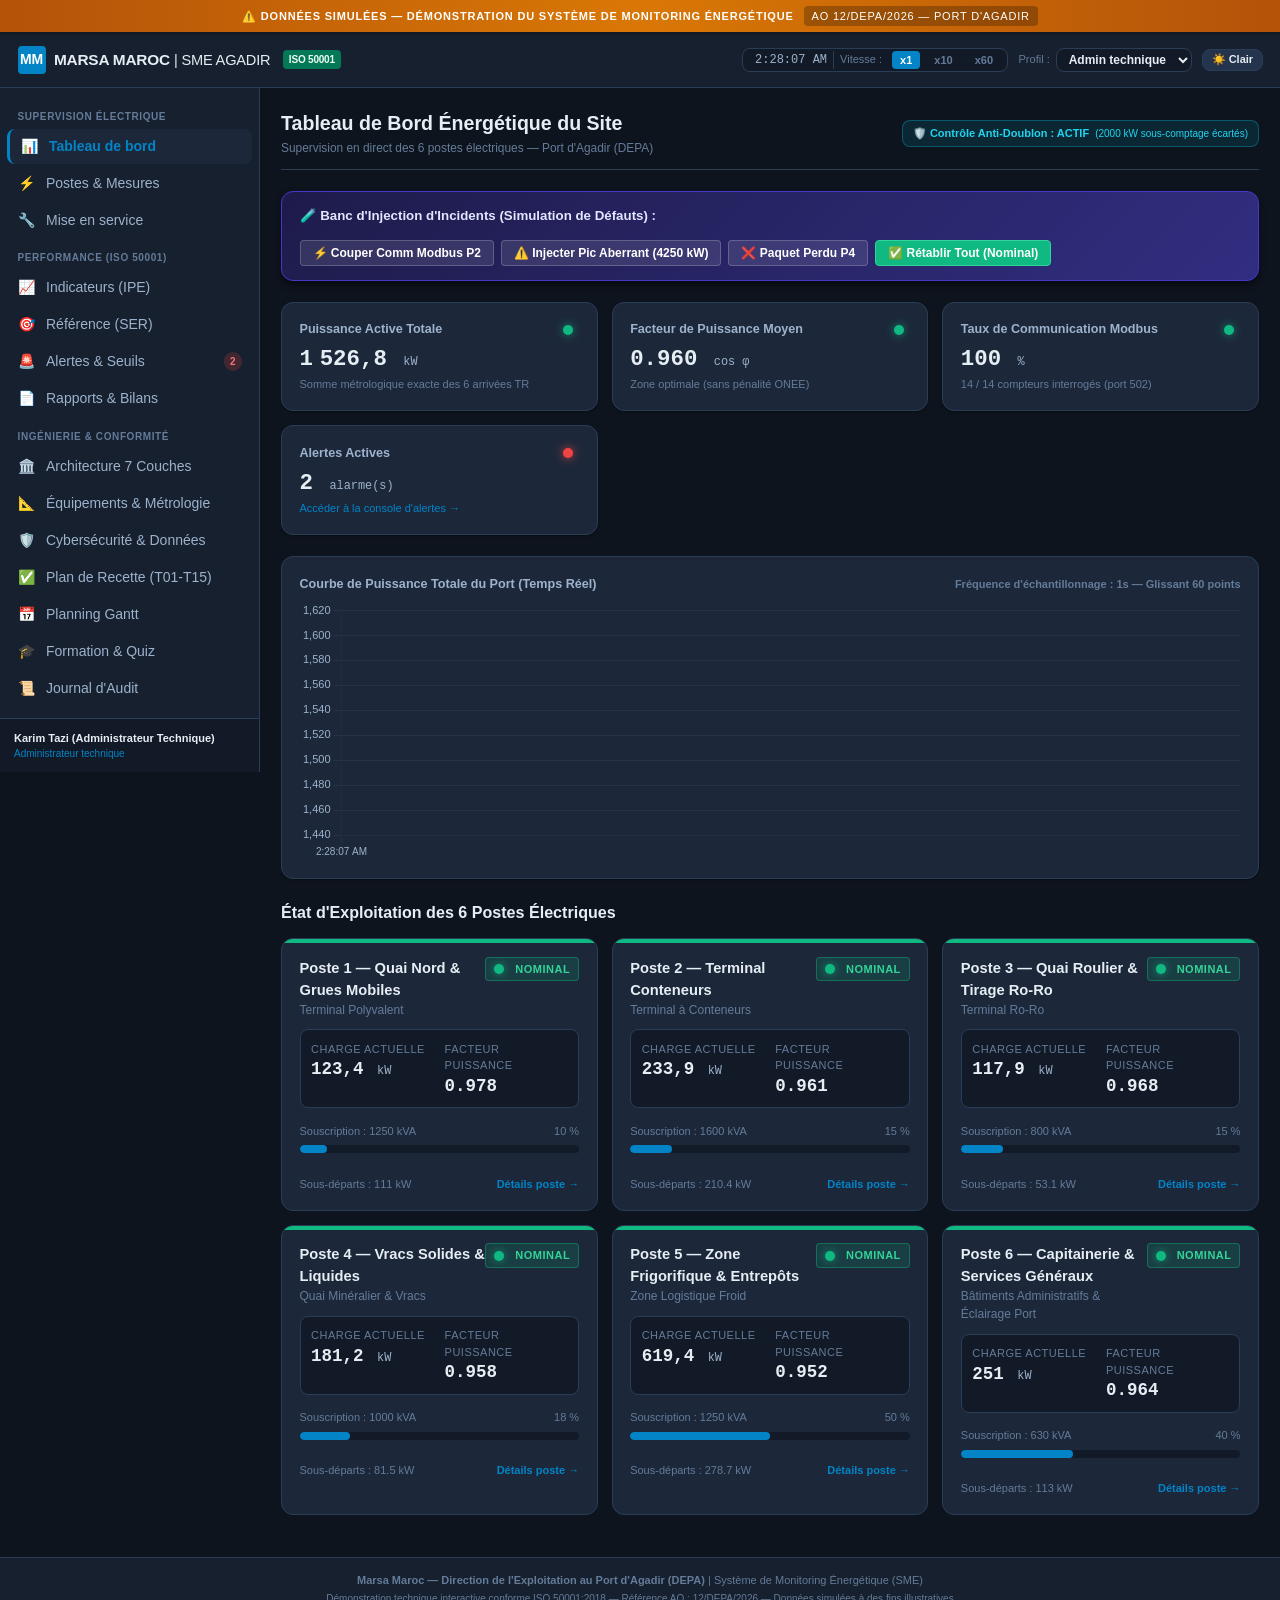
<file: index.html>
<!DOCTYPE html>
<html lang="fr">
<head>
  <meta charset="UTF-8">
  <meta name="viewport" content="width=device-width, initial-scale=1.0">
  <title>SME Marsa Maroc — Supervision Énergétique Port d'Agadir (12/DEPA/2026)</title>
  <meta name="description" content="Système de Monitoring Énergétique (SME) pour les 6 postes électriques du Port d'Agadir. Démonstration interactive ISO 50001.">

  <!-- Feuilles de style locales et chemins relatifs stricts -->
  <link rel="stylesheet" href="./css/main.css">
  <link rel="stylesheet" href="./css/scada-theme.css">
  <link rel="stylesheet" href="./css/components.css">
  <link rel="stylesheet" href="./css/print.css" media="print">

  <!-- Bibliothèque locale Chart.js UMD (0 dépendance CDN) -->
  <script src="./vendor/chart.umd.min.js"></script>
</head>
<body>
  <div id="app">
    <!-- Conteneur barre supérieure & bandeau permanent -->
    <div id="topbar-container"></div>

    <!-- Layout principal : Barre latérale + Zone de contenu -->
    <div class="main-layout">
      <div id="sidebar-container"></div>
      <main class="content-area" id="content-container">
        <!-- Rendu dynamique des vues selon le hash -->
      </main>
    </div>

    <!-- Pied de page officiel -->
    <footer class="app-footer">
      <div>
        <strong>Marsa Maroc — Direction de l'Exploitation au Port d'Agadir (DEPA)</strong> | Système de Monitoring Énergétique (SME)
      </div>
      <div style="margin-top:2px; font-size:10px; color:var(--text-muted);">
        Démonstration technique interactive conforme ISO 50001:2018 — Référence AO : 12/DEPA/2026 — Données simulées à des fins illustratives
      </div>
    </footer>
  </div>

  <!-- Module principal ES6 Vanilla (chemin relatif strict) -->
  <script type="module" src="./js/app.js"></script>
</body>
</html>
</file>
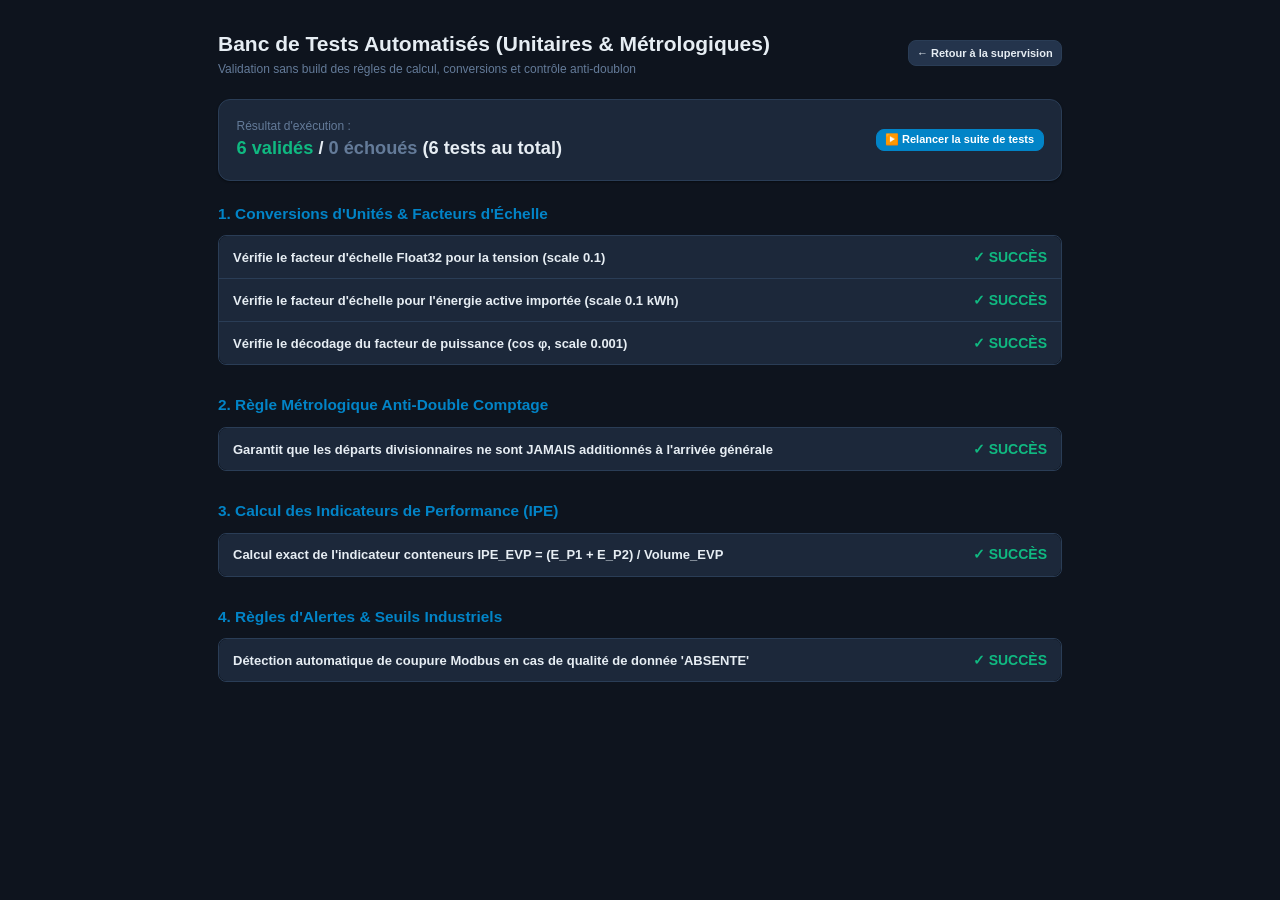
<file: tests.html>
<!DOCTYPE html>
<html lang="fr">
<head>
  <meta charset="UTF-8">
  <meta name="viewport" content="width=device-width, initial-scale=1.0">
  <title>Banc de Tests Automatisés — SME Marsa Maroc (12/DEPA/2026)</title>
  <link rel="stylesheet" href="./css/main.css">
  <link rel="stylesheet" href="./css/scada-theme.css">
  <link rel="stylesheet" href="./css/components.css">
  <style>
    body { padding: 2rem; max-width: 900px; margin: 0 auto; background-color: var(--bg-primary); }
    .test-suite { margin-bottom: 2rem; }
    .test-case { display: flex; align-items: center; justify-content: space-between; padding: 0.75rem 1rem; border-bottom: 1px solid var(--border-color); background-color: var(--bg-card); }
    .test-case:first-child { border-top-left-radius: var(--radius-md); border-top-right-radius: var(--radius-md); }
    .test-case:last-child { border-bottom-left-radius: var(--radius-md); border-bottom-right-radius: var(--radius-md); border-bottom: none; }
    .test-status-pass { color: var(--status-ok); font-weight: bold; }
    .test-status-fail { color: var(--status-critical); font-weight: bold; }
  </style>
</head>
<body>
  <div style="display:flex; justify-content:space-between; align-items:center; margin-bottom:1.5rem;">
    <div>
      <h1 style="font-size:1.5rem; font-weight:800; color:var(--text-primary);">Banc de Tests Automatisés (Unitaires & Métrologiques)</h1>
      <div style="font-size:12px; color:var(--text-muted);">Validation sans build des règles de calcul, conversions et contrôle anti-doublon</div>
    </div>
    <a href="./index.html#/dashboard" class="btn btn-secondary btn-sm">&larr; Retour à la supervision</a>
  </div>

  <div class="card" style="margin-bottom:1.5rem; display:flex; justify-content:space-between; align-items:center;">
    <div>
      <div style="font-size:12px; color:var(--text-muted);">Résultat d'exécution :</div>
      <div id="test-summary" style="font-size:1.3rem; font-weight:700;">Exécution des tests en cours...</div>
    </div>
    <button id="btn-rerun" class="btn btn-primary btn-sm">▶️ Relancer la suite de tests</button>
  </div>

  <div id="test-results-container"></div>

  <!-- Script d'exécution des tests unitaires en ES Modules -->
  <script type="module">
    import { Aggregations } from './js/calculs/aggregations.js';
    import { IPEEngine } from './js/calculs/ipe.js';
    import { AlarmEngine } from './js/alertes/alarm-engine.js';
    import { DB } from './js/storage/db.js';

    class TestRunner {
      constructor() {
        this.tests = [];
        this.passed = 0;
        this.failed = 0;
      }

      add(suiteName, testName, testFn) {
        this.tests.push({ suiteName, testName, testFn });
      }

      async run() {
        this.passed = 0;
        this.failed = 0;
        const container = document.getElementById('test-results-container');
        container.innerHTML = '';

        const suites = {};
        for (const t of this.tests) {
          if (!suites[t.suiteName]) suites[t.suiteName] = [];
          suites[t.suiteName].push(t);
        }

        for (const [suiteName, tests] of Object.entries(suites)) {
          const suiteDiv = document.createElement('div');
          suiteDiv.className = 'test-suite';
          suiteDiv.innerHTML = `<h3 style="font-size:1.1rem; color:var(--marsa-blue); margin-bottom:0.75rem;">${suiteName}</h3>`;
          const listDiv = document.createElement('div');
          listDiv.style.border = '1px solid var(--border-color)';
          listDiv.style.borderRadius = 'var(--radius-md)';
          listDiv.style.overflow = 'hidden';

          for (const test of tests) {
            let pass = false;
            let errorMsg = '';
            try {
              await test.testFn();
              pass = true;
              this.passed++;
            } catch (e) {
              pass = false;
              errorMsg = e.message;
              this.failed++;
            }

            const item = document.createElement('div');
            item.className = 'test-case';
            item.innerHTML = `
              <div>
                <span style="font-size:13px; font-weight:600; color:var(--text-primary);">${test.testName}</span>
                ${errorMsg ? `<div style="font-size:11px; color:#f87171; margin-top:2px;">Erreur : ${errorMsg}</div>` : ''}
              </div>
              <div class="${pass ? 'test-status-pass' : 'test-status-fail'}">
                ${pass ? '✓ SUCCÈS' : '✗ ÉCHEC'}
              </div>
            `;
            listDiv.appendChild(item);
          }
          suiteDiv.appendChild(listDiv);
          container.appendChild(suiteDiv);
        }

        const summary = document.getElementById('test-summary');
        if (summary) {
          summary.innerHTML = `<span style="color:var(--status-ok);">${this.passed} validés</span> / <span style="color:${this.failed > 0 ? 'var(--status-critical)' : 'var(--text-muted)'};">${this.failed} échoués</span> (${this.tests.length} tests au total)`;
        }
      }
    }

    const runner = new TestRunner();

    // SUITE 1 : Conversions d'unités & Échelles Modbus
    runner.add("1. Conversions d'Unités & Facteurs d'Échelle", "Vérifie le facteur d'échelle Float32 pour la tension (scale 0.1)", () => {
      const rawRegister = 2314;
      const scale = 0.1;
      const converted = rawRegister * scale;
      if (Math.abs(converted - 231.4) > 0.001) throw new Error(`Attendu: 231.4 V, Obtenu: ${converted} V`);
    });

    runner.add("1. Conversions d'Unités & Facteurs d'Échelle", "Vérifie le facteur d'échelle pour l'énergie active importée (scale 0.1 kWh)", () => {
      const rawEnergy = 1845923;
      const scale = 0.1;
      const converted = rawEnergy * scale;
      if (Math.abs(converted - 184592.3) > 0.001) throw new Error(`Attendu: 184592.3 kWh, Obtenu: ${converted} kWh`);
    });

    runner.add("1. Conversions d'Unités & Facteurs d'Échelle", "Vérifie le décodage du facteur de puissance (cos φ, scale 0.001)", () => {
      const rawCosPhi = 974;
      const scale = 0.001;
      const converted = rawCosPhi * scale;
      if (Math.abs(converted - 0.974) > 0.0001) throw new Error(`Attendu: 0.974, Obtenu: ${converted}`);
    });

    // SUITE 2 : Contrôle Strict Anti-Double Comptage
    runner.add("2. Règle Métrologique Anti-Double Comptage", "Garantit que les départs divisionnaires ne sont JAMAIS additionnés à l'arrivée générale", () => {
      const fakePostes = [{
        id: "P_TEST",
        nom: "Poste Test",
        zone: "Zone Test",
        puissanceSouscrite_kVA: 1000,
        seuilPuissance_kW: 900,
        tableaux: [{
          id: "T1",
          departs: [
            { id: "D1", compteurId: "CMP_MAIN", isAggregateMaster: true },  // Arrivée TR (500 kW)
            { id: "D2", compteurId: "CMP_SUB1", isAggregateMaster: false }, // Sous-départ 1 (200 kW)
            { id: "D3", compteurId: "CMP_SUB2", isAggregateMaster: false }  // Sous-départ 2 (150 kW)
          ]
        }]
      }];

      const fakeReadings = new Map([
        ["CMP_MAIN", { qualite: "OK", valeurs: { puissanceActive_kW: 500, puissanceReactive_kVAR: 100 } }],
        ["CMP_SUB1", { qualite: "OK", valeurs: { puissanceActive_kW: 200, puissanceReactive_kVAR: 40 } }],
        ["CMP_SUB2", { qualite: "OK", valeurs: { puissanceActive_kW: 150, puissanceReactive_kVAR: 30 } }]
      ]);

      const result = Aggregations.calculateSiteTotals(fakePostes, fakeReadings);

      // Le total doit être STRICTEMENT 500 kW et non 850 kW !
      if (result.totalPower_kW !== 500) {
        throw new Error(`Double comptage détecté ! Attendu 500 kW, calculé: ${result.totalPower_kW} kW`);
      }

      if (result.antiDoubleCountProof.avoidedDuplicatePower_kW !== 350) {
        throw new Error(`Écart de puissance sous-comptage incorrect. Attendu 350 kW, obtenu: ${result.antiDoubleCountProof.avoidedDuplicatePower_kW} kW`);
      }
    });

    // SUITE 3 : Évaluation des Formules d'IPE (ISO 50001)
    runner.add("3. Calcul des Indicateurs de Performance (IPE)", "Calcul exact de l'indicateur conteneurs IPE_EVP = (E_P1 + E_P2) / Volume_EVP", () => {
      const fakeIPE = {
        code: "IPE_EVP",
        seuilCible: 18.5,
        seuilAlerte: 22.0
      };
      const fakeReadings = new Map([
        ["CMP-P1-001", { qualite: "OK", valeurs: { puissanceActive_kW: 400 } }],
        ["CMP-P2-001", { qualite: "OK", valeurs: { puissanceActive_kW: 600 } }]
      ]);

      const evaluated = IPEEngine.evaluate(fakeIPE, fakeReadings);
      // (400 + 600) * 12 = 12 000 kWh / 580 EVP = 20.69 kWh/EVP
      if (evaluated.valeurCalculee <= 0) throw new Error("Valeur IPE calculée invalide");
      if (typeof evaluated.ecartSeuilPct !== 'number') throw new Error("Calcul d'écart invalide");
    });

    // SUITE 4 : Règles de Détection des Alarmes
    runner.add("4. Règles d'Alertes & Seuils Industriels", "Détection automatique de coupure Modbus en cas de qualité de donnée 'ABSENTE'", () => {
      DB.init();
      const testPoste = [{
        id: "P1",
        nom: "Poste 1",
        seuilPuissance_kW: 1050,
        tableaux: [{
          departs: [{ id: "DEP-01", compteurId: "CMP_DISCONNECTED", isAggregateMaster: true, nom: "Arrivée Test" }]
        }]
      }];

      const testReadings = new Map([
        ["CMP_DISCONNECTED", { qualite: "ABSENTE", valeurs: { puissanceActive_kW: 0 } }]
      ]);

      const alerts = AlarmEngine.checkAll(testPoste, testReadings);
      const commAlert = alerts.find(a => a.compteurId === "CMP_DISCONNECTED" && a.type === "PERTE_COMMUNICATION");
      if (!commAlert) throw new Error("L'alerte de coupure communication Modbus n'a pas été déclenchée");
      if (commAlert.severite !== "CRITIQUE") throw new Error("Sévérité attendue: CRITIQUE");
    });

    runner.run();

    document.getElementById('btn-rerun').addEventListener('click', () => runner.run());
  </script>
</body>
</html>
</file>
<file: css/main.css>
/* ==========================================================================
   CSS PRINCIPAL — SYSTÈME DE MONITORING ÉNERGÉTIQUE (SME) MARSA MAROC
   Conception industrielle SCADA / GTC — ISO 50001 — Port d'Agadir
   ========================================================================== */

:root {
  /* Palette de couleurs Thème Sombre SCADA (Défaut) */
  --bg-primary: #0e141e;
  --bg-secondary: #16202e;
  --bg-card: #1c283a;
  --bg-hover: #24344c;
  --bg-input: #121a27;
  
  --border-color: #2a3d56;
  --border-light: #384f6e;
  
  --text-primary: #e6edf3;
  --text-secondary: #9db2cc;
  --text-muted: #647b99;
  
  /* Codes couleurs normalisés SCADA / CEI 60073 */
  --status-ok: #10b981;          /* Vert : Fonctionnement normal / communicant */
  --status-warning: #f59e0b;     /* Jaune/Ambre : Alerte mineure / dérive */
  --status-critical: #ef4444;    /* Rouge : Alarme critique / coupure */
  --status-offline: #6b7280;     /* Gris : Équipement hors ligne / non interrogé */
  --status-info: #06b6d4;        /* Cyan / Bleu : Information / mesurage */
  --marsa-blue: #0284c7;        /* Bleu Marsa Maroc Corporate */
  --marsa-blue-dark: #0369a1;
  --accent-gold: #eab308;        /* Or portuaire */

  /* Typographie & Espacements */
  --font-family-sans: -apple-system, BlinkMacSystemFont, "Segoe UI", Roboto, "Helvetica Neue", Arial, sans-serif;
  --font-family-mono: "SFMono-Regular", Consolas, "Liberation Mono", Menlo, monospace;
  
  --sidebar-width: 260px;
  --header-height: 56px;
  --banner-height: 32px;
  --radius-sm: 4px;
  --radius-md: 8px;
  --radius-lg: 12px;
  
  --shadow-sm: 0 1px 2px rgba(0, 0, 0, 0.4);
  --shadow-md: 0 4px 6px rgba(0, 0, 0, 0.5);
  --shadow-lg: 0 10px 15px rgba(0, 0, 0, 0.6);
  --transition-fast: 0.15s ease;
  --transition-normal: 0.25s ease;
}

/* Mode Clair (activable par bouton dans la barre supérieure) */
body.light-theme {
  --bg-primary: #f0f4f8;
  --bg-secondary: #ffffff;
  --bg-card: #ffffff;
  --bg-hover: #e2e8f0;
  --bg-input: #f8fafc;
  
  --border-color: #cbd5e1;
  --border-light: #e2e8f0;
  
  --text-primary: #0f172a;
  --text-secondary: #334155;
  --text-muted: #64748b;
  
  --shadow-sm: 0 1px 2px rgba(0, 0, 0, 0.05);
  --shadow-md: 0 4px 6px rgba(0, 0, 0, 0.08);
  --shadow-lg: 0 10px 15px rgba(0, 0, 0, 0.12);
}

/* Reset CSS & Base */
*, *::before, *::after {
  box-sizing: border-box;
  margin: 0;
  padding: 0;
}

html, body {
  height: 100%;
  font-family: var(--font-family-sans);
  background-color: var(--bg-primary);
  color: var(--text-primary);
  font-size: 14px;
  line-height: 1.5;
  -webkit-font-smoothing: antialiased;
}

a {
  color: var(--marsa-blue);
  text-decoration: none;
}
a:hover {
  text-decoration: underline;
}

button, input, select, textarea {
  font-family: inherit;
  font-size: inherit;
  color: inherit;
}

/* Layout Global */
#app {
  display: flex;
  flex-direction: column;
  min-height: 100vh;
}

/* Bandeau permanent d'honnêteté technique */
.demo-banner {
  height: var(--banner-height);
  background: linear-gradient(90deg, #b45309, #d97706, #b45309);
  color: #ffffff;
  font-weight: 700;
  font-size: 11px;
  letter-spacing: 0.8px;
  display: flex;
  align-items: center;
  justify-content: center;
  text-transform: uppercase;
  position: sticky;
  top: 0;
  z-index: 1000;
  padding: 0 1rem;
  box-shadow: 0 2px 4px rgba(0, 0, 0, 0.3);
}

.demo-banner .badge-ref {
  background-color: rgba(0, 0, 0, 0.25);
  padding: 2px 8px;
  border-radius: var(--radius-sm);
  margin-left: 10px;
  font-weight: 500;
}

/* Barre de navigation supérieure (Top Bar) */
.topbar {
  height: var(--header-height);
  background-color: var(--bg-secondary);
  border-bottom: 1px solid var(--border-color);
  display: flex;
  align-items: center;
  justify-content: space-between;
  padding: 0 1.25rem;
  position: sticky;
  top: var(--banner-height);
  z-index: 999;
}

.topbar-left {
  display: flex;
  align-items: center;
  gap: 1rem;
}

.brand-logo {
  display: flex;
  align-items: center;
  gap: 0.6rem;
  font-size: 1.1rem;
  font-weight: 700;
  color: var(--text-primary);
  letter-spacing: -0.2px;
}

.brand-logo .logo-icon {
  width: 28px;
  height: 28px;
  background: linear-gradient(135deg, var(--marsa-blue), #0284c7);
  border-radius: var(--radius-sm);
  display: flex;
  align-items: center;
  justify-content: center;
  color: #fff;
  font-weight: 800;
  font-size: 14px;
}

.brand-logo .tag-iso {
  font-size: 10px;
  background-color: #047857;
  color: #ecfdf5;
  padding: 2px 6px;
  border-radius: 4px;
  font-weight: 600;
  margin-left: 4px;
}

.topbar-right {
  display: flex;
  align-items: center;
  gap: 0.75rem;
}

/* Simulation Controls */
.sim-controls {
  display: flex;
  align-items: center;
  background-color: var(--bg-input);
  border: 1px solid var(--border-color);
  border-radius: var(--radius-md);
  padding: 2px 6px;
  gap: 6px;
}

.sim-speed-btn {
  background: transparent;
  border: none;
  padding: 3px 8px;
  border-radius: var(--radius-sm);
  font-size: 11px;
  font-weight: 600;
  color: var(--text-muted);
  cursor: pointer;
  transition: var(--transition-fast);
}

.sim-speed-btn.active {
  background-color: var(--marsa-blue);
  color: #ffffff;
}

.sim-clock {
  font-family: var(--font-family-mono);
  font-size: 12px;
  color: var(--text-secondary);
  padding: 0 6px;
  border-right: 1px solid var(--border-color);
}

/* Conteneur Principal (Sidebar + Content) */
.main-layout {
  display: flex;
  flex: 1;
  min-height: calc(100vh - var(--banner-height) - var(--header-height));
}

/* Barre Latérale (Sidebar) */
.sidebar {
  width: var(--sidebar-width);
  background-color: var(--bg-secondary);
  border-right: 1px solid var(--border-color);
  display: flex;
  flex-direction: column;
  flex-shrink: 0;
  transition: width var(--transition-normal);
}

.sidebar-nav {
  flex: 1;
  padding: 0.75rem 0.5rem;
  overflow-y: auto;
}

.nav-section-title {
  font-size: 10px;
  font-weight: 700;
  text-transform: uppercase;
  color: var(--text-muted);
  padding: 0.75rem 0.75rem 0.35rem;
  letter-spacing: 0.6px;
}

.nav-link {
  display: flex;
  align-items: center;
  gap: 0.75rem;
  padding: 0.5rem 0.75rem;
  color: var(--text-secondary);
  border-radius: var(--radius-md);
  font-weight: 500;
  transition: var(--transition-fast);
  margin-bottom: 2px;
  cursor: pointer;
}

.nav-link:hover {
  background-color: var(--bg-hover);
  color: var(--text-primary);
  text-decoration: none;
}

.nav-link.active {
  background-color: var(--bg-card);
  color: var(--marsa-blue);
  border-left: 3px solid var(--marsa-blue);
  font-weight: 600;
}

.nav-link .nav-icon {
  width: 18px;
  height: 18px;
  display: inline-flex;
  align-items: center;
  justify-content: center;
  flex-shrink: 0;
}

.nav-link .nav-badge {
  margin-left: auto;
  font-size: 10px;
  padding: 2px 6px;
  border-radius: 10px;
  font-weight: 700;
}

.nav-link .nav-badge.danger {
  background-color: rgba(239, 68, 68, 0.2);
  color: #f87171;
}

/* Zone de contenu principale */
.content-area {
  flex: 1;
  padding: 1.5rem;
  overflow-y: auto;
  background-color: var(--bg-primary);
}

.page-header {
  display: flex;
  align-items: center;
  justify-content: space-between;
  margin-bottom: 1.5rem;
  padding-bottom: 0.75rem;
  border-bottom: 1px solid var(--border-color);
}

.page-title {
  font-size: 1.4rem;
  font-weight: 700;
  color: var(--text-primary);
  display: flex;
  align-items: center;
  gap: 0.5rem;
}

.page-subtitle {
  font-size: 0.85rem;
  color: var(--text-muted);
  margin-top: 2px;
}

/* Grilles & Cartes */
.grid-cards {
  display: grid;
  grid-template-columns: repeat(auto-fit, minmax(280px, 1fr));
  gap: 1rem;
  margin-bottom: 1.5rem;
}

.card {
  background-color: var(--bg-card);
  border: 1px solid var(--border-color);
  border-radius: var(--radius-lg);
  padding: 1.25rem;
  box-shadow: var(--shadow-sm);
  transition: var(--transition-fast);
}

.card:hover {
  border-color: var(--border-light);
}

.card-title {
  font-size: 0.9rem;
  font-weight: 600;
  color: var(--text-secondary);
  margin-bottom: 0.5rem;
  display: flex;
  align-items: center;
  justify-content: space-between;
}

/* Pied de page & mention */
.app-footer {
  padding: 1rem;
  text-align: center;
  color: var(--text-muted);
  font-size: 11px;
  border-top: 1px solid var(--border-color);
  background-color: var(--bg-secondary);
}

/* Responsive tablette / mobile */
@media (max-width: 900px) {
  .sidebar {
    width: 64px;
  }
  .sidebar .nav-text,
  .sidebar .nav-section-title,
  .sidebar .nav-badge {
    display: none;
  }
  .nav-link {
    justify-content: center;
    padding: 0.75rem 0;
  }
  .content-area {
    padding: 1rem;
  }
}
</file>
<file: css/scada-theme.css>
/* ==========================================================================
   THÈME SCADA / GTC — INDICATEURS INDUSTRIELS & CODES COULEURS
   Conforme aux pratiques de supervision électrique CEI / ISO
   ========================================================================== */

/* Voyants d'état (LEDs SCADA) */
.scada-led {
  display: inline-block;
  width: 10px;
  height: 10px;
  border-radius: 50%;
  margin-right: 6px;
  vertical-align: middle;
  transition: all 0.3s ease;
}

.scada-led.ok {
  background-color: var(--status-ok);
  box-shadow: 0 0 8px rgba(16, 185, 129, 0.7);
}

.scada-led.warning {
  background-color: var(--status-warning);
  box-shadow: 0 0 8px rgba(245, 158, 11, 0.7);
  animation: scada-pulse 2s infinite;
}

.scada-led.critical {
  background-color: var(--status-critical);
  box-shadow: 0 0 10px rgba(239, 68, 68, 0.9);
  animation: scada-flash 1s infinite;
}

.scada-led.offline {
  background-color: var(--status-offline);
  box-shadow: none;
}

@keyframes scada-flash {
  0%, 100% { opacity: 1; }
  50% { opacity: 0.3; }
}

@keyframes scada-pulse {
  0%, 100% { transform: scale(1); }
  50% { transform: scale(1.15); }
}

/* Badges de Fraîcheur des Données */
.freshness-badge {
  display: inline-flex;
  align-items: center;
  gap: 5px;
  padding: 3px 8px;
  border-radius: var(--radius-sm);
  font-size: 11px;
  font-weight: 700;
  text-transform: uppercase;
  letter-spacing: 0.5px;
}

.freshness-badge.realtime {
  background-color: rgba(16, 185, 129, 0.15);
  color: #34d399;
  border: 1px solid rgba(16, 185, 129, 0.4);
}

.freshness-badge.delayed {
  background-color: rgba(245, 158, 11, 0.15);
  color: #fbbf24;
  border: 1px solid rgba(245, 158, 11, 0.4);
}

.freshness-badge.stale {
  background-color: rgba(239, 68, 68, 0.15);
  color: #f87171;
  border: 1px solid rgba(239, 68, 68, 0.4);
}

/* Badge de Contrôle Anti-Double Comptage */
.anti-doublon-badge {
  display: inline-flex;
  align-items: center;
  gap: 6px;
  padding: 4px 10px;
  background-color: rgba(6, 182, 212, 0.12);
  border: 1px solid rgba(6, 182, 212, 0.35);
  color: #22d3ee;
  border-radius: var(--radius-md);
  font-size: 11px;
  font-weight: 600;
}

/* Indicateur de Mesure Industrielle */
.scada-metric {
  display: flex;
  flex-direction: column;
}

.scada-metric-label {
  font-size: 11px;
  color: var(--text-muted);
  text-transform: uppercase;
  letter-spacing: 0.5px;
  margin-bottom: 2px;
}

.scada-metric-val {
  font-family: var(--font-family-mono);
  font-size: 1.6rem;
  font-weight: 700;
  color: var(--text-primary);
  line-height: 1.2;
}

.scada-metric-unit {
  font-size: 0.85rem;
  font-weight: 500;
  color: var(--text-secondary);
  margin-left: 3px;
}

/* Cartes des Postes Électriques (Poste 1 à 6) */
.substation-card {
  background-color: var(--bg-card);
  border: 1px solid var(--border-color);
  border-radius: var(--radius-lg);
  padding: 1.25rem;
  display: flex;
  flex-direction: column;
  gap: 0.75rem;
  position: relative;
  overflow: hidden;
  transition: transform var(--transition-fast), border-color var(--transition-fast);
}

.substation-card:hover {
  transform: translateY(-2px);
  border-color: var(--marsa-blue);
}

.substation-card::before {
  content: "";
  position: absolute;
  top: 0;
  left: 0;
  right: 0;
  height: 4px;
  background-color: var(--status-ok);
}

.substation-card.warning::before {
  background-color: var(--status-warning);
}

.substation-card.critical::before {
  background-color: var(--status-critical);
}

.substation-card.offline::before {
  background-color: var(--status-offline);
}

.substation-header {
  display: flex;
  align-items: flex-start;
  justify-content: space-between;
}

.substation-title {
  font-size: 1.05rem;
  font-weight: 700;
  color: var(--text-primary);
}

.substation-zone {
  font-size: 12px;
  color: var(--text-muted);
}

.substation-metrics-grid {
  display: grid;
  grid-template-columns: 1fr 1fr;
  gap: 0.75rem;
  padding: 0.75rem;
  background-color: var(--bg-input);
  border-radius: var(--radius-md);
  border: 1px solid var(--border-color);
}

/* Barre d'Injection de Pannes (Démonstration) */
.fault-injector-bar {
  background: linear-gradient(135deg, #1e1b4b, #312e81);
  border: 1px solid #4338ca;
  border-radius: var(--radius-lg);
  padding: 1rem 1.25rem;
  margin-bottom: 1.5rem;
  display: flex;
  flex-wrap: wrap;
  align-items: center;
  justify-content: space-between;
  gap: 1rem;
  box-shadow: var(--shadow-md);
}

.fault-title {
  display: flex;
  align-items: center;
  gap: 0.5rem;
  font-size: 0.95rem;
  font-weight: 700;
  color: #e0e7ff;
}

.fault-buttons-group {
  display: flex;
  flex-wrap: wrap;
  gap: 0.5rem;
}

.btn-fault {
  background-color: rgba(255, 255, 255, 0.1);
  border: 1px solid rgba(255, 255, 255, 0.2);
  color: #ffffff;
  padding: 5px 12px;
  border-radius: var(--radius-sm);
  font-size: 12px;
  font-weight: 600;
  cursor: pointer;
  transition: var(--transition-fast);
}

.btn-fault:hover {
  background-color: rgba(255, 255, 255, 0.2);
}

.btn-fault.active {
  background-color: #ef4444;
  border-color: #f87171;
  box-shadow: 0 0 10px rgba(239, 68, 68, 0.6);
}

.btn-fault.restore {
  background-color: #10b981;
  border-color: #34d399;
}
.btn-fault.restore:hover {
  background-color: #059669;
}

/* Synoptique SVG & Couches */
.architecture-svg-container {
  width: 100%;
  background-color: var(--bg-card);
  border: 1px solid var(--border-color);
  border-radius: var(--radius-lg);
  padding: 1.5rem;
  margin-bottom: 1.5rem;
  overflow-x: auto;
}

.arch-layer {
  cursor: pointer;
  transition: opacity 0.2s;
}
.arch-layer:hover rect {
  stroke-width: 3;
  stroke: var(--marsa-blue);
}
</file>
<file: css/components.css>
/* ==========================================================================
   COMPOSANTS D'INTERFACE — SYSTÈME DE MONITORING ÉNERGÉTIQUE
   Tableaux, Formulaires, Modales, Stepper, Cartes et Badges
   ========================================================================== */

/* Boutons */
.btn {
  display: inline-flex;
  align-items: center;
  justify-content: center;
  gap: 0.5rem;
  padding: 0.5rem 1rem;
  font-size: 13px;
  font-weight: 600;
  border-radius: var(--radius-md);
  border: 1px solid transparent;
  cursor: pointer;
  transition: all var(--transition-fast);
  text-decoration: none;
}

.btn:disabled {
  opacity: 0.5;
  cursor: not-allowed;
}

.btn-primary {
  background-color: var(--marsa-blue);
  color: #ffffff;
  border-color: var(--marsa-blue);
}
.btn-primary:hover:not(:disabled) {
  background-color: var(--marsa-blue-dark);
}

.btn-secondary {
  background-color: var(--bg-hover);
  color: var(--text-primary);
  border-color: var(--border-color);
}
.btn-secondary:hover:not(:disabled) {
  background-color: var(--border-color);
}

.btn-success {
  background-color: #059669;
  color: #ffffff;
}
.btn-success:hover:not(:disabled) {
  background-color: #047857;
}

.btn-danger {
  background-color: #dc2626;
  color: #ffffff;
}
.btn-danger:hover:not(:disabled) {
  background-color: #b91c1c;
}

.btn-sm {
  padding: 0.25rem 0.6rem;
  font-size: 11px;
}

/* Formulaires & Champs */
.form-group {
  margin-bottom: 1rem;
}

.form-label {
  display: block;
  font-size: 12px;
  font-weight: 600;
  color: var(--text-secondary);
  margin-bottom: 0.35rem;
}

.form-control {
  width: 100%;
  padding: 0.5rem 0.75rem;
  background-color: var(--bg-input);
  border: 1px solid var(--border-color);
  border-radius: var(--radius-md);
  color: var(--text-primary);
  font-size: 13px;
  outline: none;
  transition: border-color var(--transition-fast);
}

.form-control:focus {
  border-color: var(--marsa-blue);
  box-shadow: 0 0 0 2px rgba(2, 132, 199, 0.2);
}

.form-row {
  display: grid;
  grid-template-columns: repeat(auto-fit, minmax(200px, 1fr));
  gap: 1rem;
}

.form-help {
  font-size: 11px;
  color: var(--text-muted);
  margin-top: 0.25rem;
}

/* Tableaux SCADA */
.table-responsive {
  width: 100%;
  overflow-x: auto;
  margin-bottom: 1rem;
  border: 1px solid var(--border-color);
  border-radius: var(--radius-lg);
}

.scada-table {
  width: 100%;
  border-collapse: collapse;
  text-align: left;
  font-size: 13px;
  background-color: var(--bg-card);
}

.scada-table th {
  background-color: var(--bg-secondary);
  padding: 0.75rem 1rem;
  font-size: 11px;
  font-weight: 700;
  text-transform: uppercase;
  letter-spacing: 0.5px;
  color: var(--text-muted);
  border-bottom: 1px solid var(--border-color);
  white-space: nowrap;
}

.scada-table td {
  padding: 0.75rem 1rem;
  border-bottom: 1px solid var(--border-color);
  color: var(--text-secondary);
}

.scada-table tr:hover td {
  background-color: var(--bg-hover);
  color: var(--text-primary);
}

.scada-table td.mono {
  font-family: var(--font-family-mono);
}

/* Modales */
.modal-backdrop {
  position: fixed;
  top: 0;
  left: 0;
  width: 100vw;
  height: 100vh;
  background-color: rgba(0, 0, 0, 0.75);
  display: flex;
  align-items: center;
  justify-content: center;
  z-index: 2000;
  padding: 1rem;
}

.modal-dialog {
  background-color: var(--bg-card);
  border: 1px solid var(--border-color);
  border-radius: var(--radius-lg);
  max-width: 650px;
  width: 100%;
  max-height: 90vh;
  display: flex;
  flex-direction: column;
  box-shadow: var(--shadow-lg);
  overflow: hidden;
}

.modal-header {
  padding: 1rem 1.25rem;
  border-bottom: 1px solid var(--border-color);
  display: flex;
  align-items: center;
  justify-content: space-between;
  background-color: var(--bg-secondary);
}

.modal-title {
  font-size: 1.1rem;
  font-weight: 700;
  color: var(--text-primary);
}

.modal-close {
  background: transparent;
  border: none;
  font-size: 1.2rem;
  color: var(--text-muted);
  cursor: pointer;
}
.modal-close:hover {
  color: var(--text-primary);
}

.modal-body {
  padding: 1.25rem;
  overflow-y: auto;
}

.modal-footer {
  padding: 0.75rem 1.25rem;
  border-top: 1px solid var(--border-color);
  display: flex;
  align-items: center;
  justify-content: flex-end;
  gap: 0.75rem;
  background-color: var(--bg-secondary);
}

/* Stepper de Mise en Service */
.stepper-nav {
  display: flex;
  justify-content: space-between;
  margin-bottom: 2rem;
  position: relative;
  border-bottom: 1px solid var(--border-color);
  padding-bottom: 1rem;
}

.stepper-item {
  display: flex;
  flex-direction: column;
  align-items: center;
  gap: 0.5rem;
  flex: 1;
  text-align: center;
  cursor: pointer;
}

.step-circle {
  width: 32px;
  height: 32px;
  border-radius: 50%;
  background-color: var(--bg-input);
  border: 2px solid var(--border-color);
  display: flex;
  align-items: center;
  justify-content: center;
  font-size: 12px;
  font-weight: 700;
  color: var(--text-muted);
  transition: all var(--transition-fast);
}

.stepper-item.active .step-circle {
  border-color: var(--marsa-blue);
  background-color: var(--marsa-blue);
  color: #ffffff;
}

.stepper-item.completed .step-circle {
  border-color: var(--status-ok);
  background-color: var(--status-ok);
  color: #ffffff;
}

.step-label {
  font-size: 11px;
  font-weight: 600;
  color: var(--text-muted);
}
.stepper-item.active .step-label {
  color: var(--text-primary);
}

/* PV de Recette d'Essai (Commissioning Report) */
.pv-report-box {
  background-color: var(--bg-input);
  border: 1px dashed var(--border-color);
  border-radius: var(--radius-md);
  padding: 1.5rem;
  font-family: var(--font-family-mono);
  font-size: 12px;
  line-height: 1.6;
}

/* Barre de progression / Jauges */
.progress-bar-container {
  width: 100%;
  height: 8px;
  background-color: var(--bg-input);
  border-radius: 4px;
  overflow: hidden;
  margin: 6px 0;
}

.progress-bar-fill {
  height: 100%;
  background-color: var(--marsa-blue);
  border-radius: 4px;
  transition: width 0.4s ease;
}

.progress-bar-fill.warning {
  background-color: var(--status-warning);
}
.progress-bar-fill.danger {
  background-color: var(--status-critical);
}

/* Checklist SAT */
.sat-table tr.conforme td {
  border-left: 3px solid var(--status-ok);
}
.sat-table tr.non-conforme td {
  border-left: 3px solid var(--status-critical);
}
.sat-table tr.reserve td {
  border-left: 3px solid var(--status-warning);
}

/* Gantt Chart */
.gantt-chart {
  display: flex;
  flex-direction: column;
  gap: 0.75rem;
}

.gantt-row {
  display: grid;
  grid-template-columns: 240px 1fr 90px;
  align-items: center;
  gap: 1rem;
  padding: 0.5rem;
  background-color: var(--bg-input);
  border-radius: var(--radius-md);
}

.gantt-bar-track {
  position: relative;
  height: 20px;
  background-color: var(--bg-card);
  border-radius: 4px;
  overflow: hidden;
}

.gantt-bar-fill {
  position: absolute;
  top: 0;
  bottom: 0;
  background: linear-gradient(90deg, var(--marsa-blue), #38bdf8);
  border-radius: 4px;
  display: flex;
  align-items: center;
  justify-content: flex-end;
  padding-right: 6px;
  font-size: 10px;
  font-weight: 700;
  color: #fff;
}

/* Quiz Formation */
.quiz-card {
  background-color: var(--bg-card);
  border: 1px solid var(--border-color);
  border-radius: var(--radius-lg);
  padding: 1.5rem;
  margin-bottom: 1.5rem;
}

.quiz-option {
  display: flex;
  align-items: center;
  gap: 0.75rem;
  padding: 0.75rem 1rem;
  background-color: var(--bg-input);
  border: 1px solid var(--border-color);
  border-radius: var(--radius-md);
  margin-bottom: 0.5rem;
  cursor: pointer;
  transition: var(--transition-fast);
}

.quiz-option:hover {
  border-color: var(--marsa-blue);
  background-color: var(--bg-hover);
}

.quiz-option.selected {
  border-color: var(--marsa-blue);
  background-color: rgba(2, 132, 199, 0.15);
}

.quiz-option.correct {
  border-color: var(--status-ok);
  background-color: rgba(16, 185, 129, 0.15);
  color: #34d399;
}

.quiz-option.incorrect {
  border-color: var(--status-critical);
  background-color: rgba(239, 68, 68, 0.15);
  color: #f87171;
}
</file>
<file: css/print.css>
/* ==========================================================================
   STYLE D'IMPRESSION PDF / RAPPORT OFFICIEL
   Appel d'Offres Marsa Maroc 12/DEPA/2026 — Port d'Agadir
   ========================================================================== */

@media print {
  body {
    background-color: #ffffff !important;
    color: #000000 !important;
    font-size: 11pt;
  }

  /* Masquer les éléments interactifs et de navigation */
  .demo-banner,
  .topbar,
  .sidebar,
  .fault-injector-bar,
  .btn,
  .modal-backdrop,
  .app-footer,
  .no-print {
    display: none !important;
  }

  .main-layout {
    display: block !important;
    min-height: auto !important;
  }

  .content-area {
    padding: 0 !important;
    overflow: visible !important;
    background: transparent !important;
  }

  /* En-tête de rapport imprimé */
  .print-header {
    display: block !important;
    border-bottom: 2px solid #0284c7;
    padding-bottom: 15px;
    margin-bottom: 25px;
  }

  .print-header-top {
    display: flex;
    justify-content: space-between;
    align-items: center;
  }

  .print-title {
    font-size: 18pt;
    font-weight: bold;
    color: #0f172a;
  }

  .print-subtitle {
    font-size: 11pt;
    color: #475569;
  }

  .print-meta {
    font-size: 9pt;
    color: #64748b;
    margin-top: 5px;
  }

  /* Cartes et tableaux en impression */
  .card, .substation-card, .table-responsive {
    background-color: #ffffff !important;
    border: 1px solid #cbd5e1 !important;
    box-shadow: none !important;
    page-break-inside: avoid;
  }

  .scada-table {
    border: 1px solid #94a3b8 !important;
  }

  .scada-table th {
    background-color: #f1f5f9 !important;
    color: #0f172a !important;
    border-bottom: 1px solid #94a3b8 !important;
  }

  .scada-table td {
    color: #1e293b !important;
    border-bottom: 1px solid #e2e8f0 !important;
  }

  /* Mention d'intégrité en bas de page */
  .print-footer {
    display: block !important;
    position: fixed;
    bottom: 0;
    left: 0;
    right: 0;
    font-size: 8pt;
    color: #64748b;
    text-align: center;
    border-top: 1px solid #cbd5e1;
    padding-top: 5px;
  }
}

.print-header,
.print-footer {
  display: none;
}
</file>
